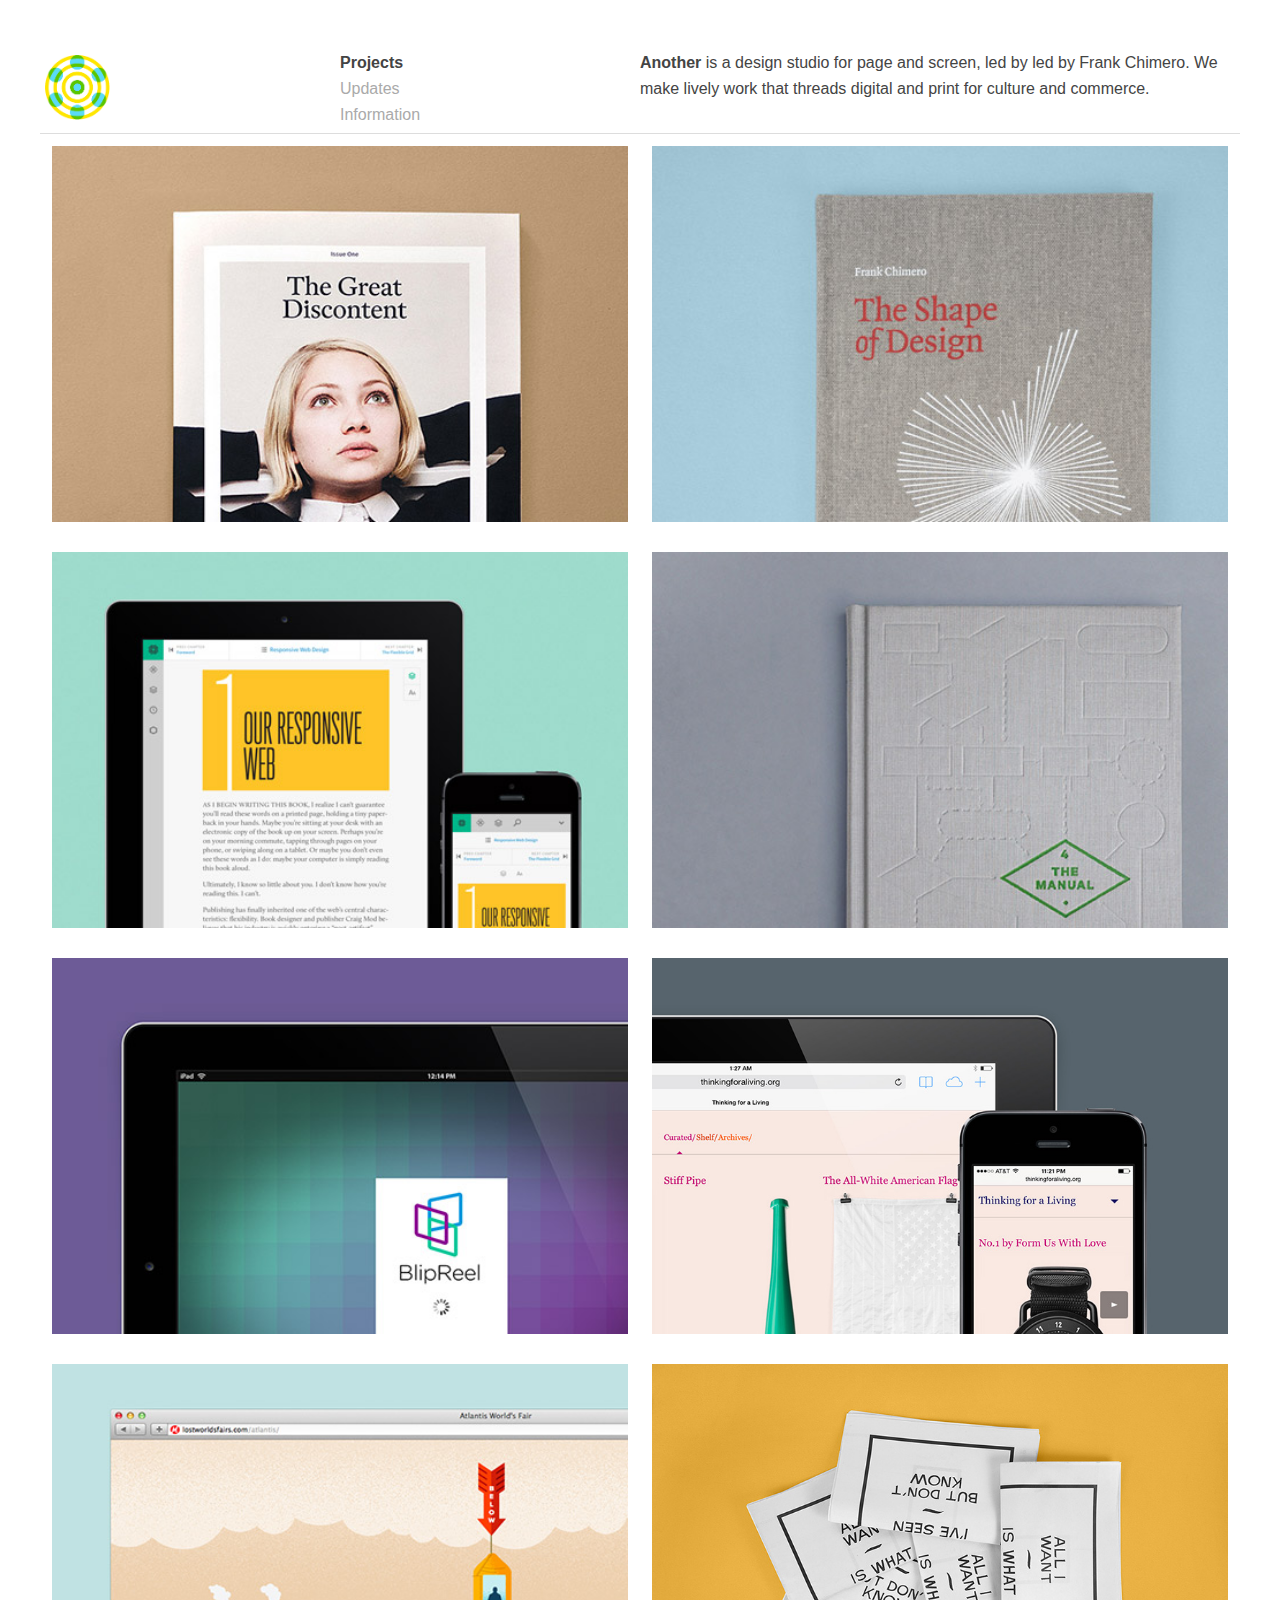
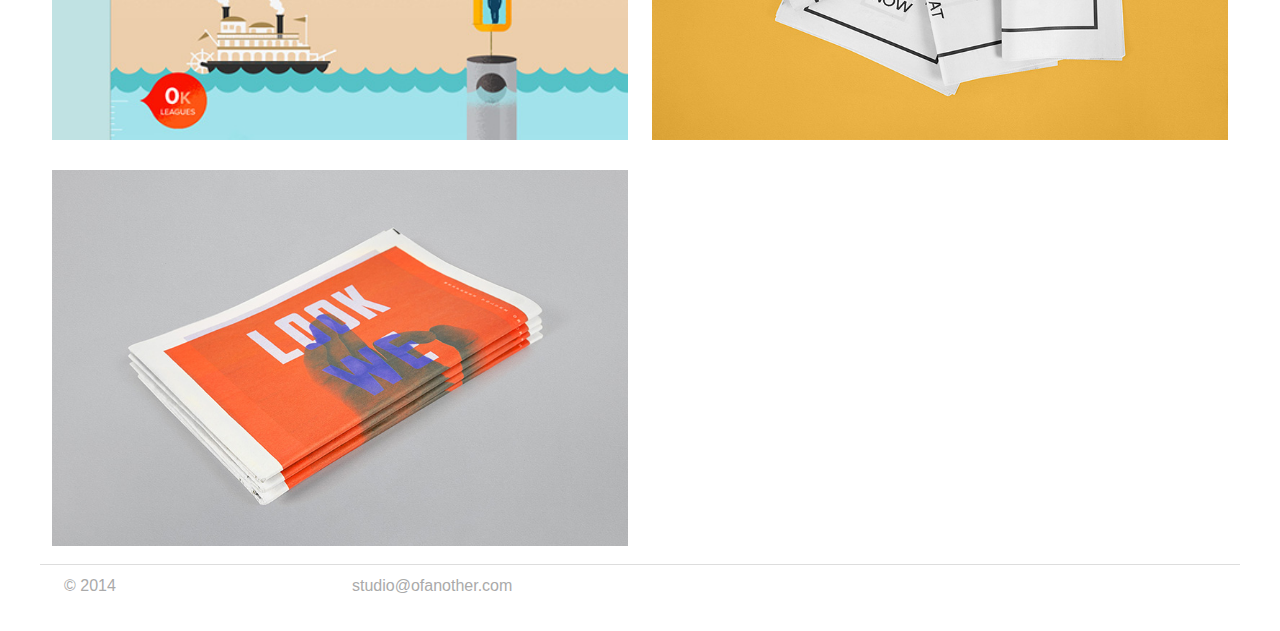
<file: index.html>
<!Doctype html>
<html>
<head>
	<meta charset="utf-8">
	<title>Another: A design studio for page and screen</title>
	<link rel="stylesheet" href="style.css">
</head>

<body>
	<header>
			<a href="#" class="logo_float"><img id="logo" src="img/logo-ani.gif" alt="Another Logo Gif"></a>
		<nav>
			<ul>
				<li><a href="#" class="active">Projects</a></li>
				<li><a href="#">Updates</a></li>
				<li><a href="#">Information</a></li>
			</ul>

		<h1><strong>Another</strong> is a design studio for page and screen, led by led by Frank Chimero. We make lively work that threads digital and print for culture and commerce.
		<h1>

		</nav>
	</header>

	<div class=main>
		<article class="content">
		<a href="#"><img src="img/tgd.jpg" alt="The Great Discontent, Vol. 1"></a>
		<p>The Great Discontent, Vol. 1</p>
		</article>

		<article class="content">
		<a href="#"><img src="img/tsod.jpg" alt="The Shape of Design"></a>
		<p>The Shape of Design</p>
		</article>

		<article class="content">
		<a href="#"><img src="img/sf.jpg" alt="Safari Flow"></a>
		<p>Safari Flow</p>
		</article>
		
		<article class="content">
		<a href="#"><img src="img/tmv4.jpg" alt="The Manual, Vol. 4"></a>
		<p>The Manual, Vol. 4</p>
		</article>
		
		<article class="content">
		<a href="#"><img src="img/br.jpg" alt="BlipReel"></a>
		<p class="hovertext">BlipReel</p>
		</article>
		

		<article class="content">
		<a href="#"><img src="img/tfal.jpg" alt="Thinking for a Living"></a>
		<p>Thinking for a Living</p>
		</article>

		<article class="content">
		<a href="#"><img src="img/lwfa.jpg" alt="Lost World's Fair: Atlantis"></a>
		<p class="hovertext">Lost World's Fair: Atlantis</p>
		</article>

		<article class="content">
		<a href="#"><img src="img/tgtbb.jpg" alt="Too Good To Be Buried"></a>
		<p class="hovertext">Too Good To Be Buried</p>
		</article>

		<article class="content">
		<a href="#"><img src="img/wp.jpg" alt="Web Press"></a>
		<p class="hovertext">Web Press</p>
		</article>
	</div>

	<footer>
		<p>&copy; 2014</p>
		<a href="#">studio@ofanother.com</a>
	</footer>
</body>
</html>
</file>
<file: style.css>
html{
    background-color: #fff;
}

*, *:before, *:after {
  -moz-box-sizing: border-box;
  -webkit-box-sizing: border-box;
  box-sizing: border-box; 
}

/* BODY/GENERAL */

body {
  font-family: Helvetica, Arial, sans-serif;
  font-size: 16px;
  font-style: normal;
  line-height: 26px;
  color: #444;
  margin: 50px auto;
  max-width: 1200px;
}

/* NAVIGATION */


#logo {
  width: 75px;
  height: 75px;
}

.logo_float {
  float: left;
  width: 300px;
}

.active {
  font-weight: bold;
  color: #444;
}

nav ul {
  float: left;
  width: 25%;
  list-style: none;
  margin: 0em;
  padding: 0em;
}

nav ul li {
  margin: 0em 1.5em 0em 0em;
  padding: 0em;
  display: block;
}

nav a {
  color: #aaa;
  text-decoration: none;
}

nav a:hover {
  color: #444;
}

nav h1 {
  float: right;
  width: 50%;
  margin: 0em;
  font-weight: normal;
  font-size: 16px;
}


/* MAIN */

.main {
  display: block;
  clear: both;
  border-top: 1px solid #DDD;
  margin-top: 50px;
}

.content {
  display: block;
  float: left;
}

.content img{
  padding: 12px;
  height: 400px;
  width: 600px;
  margin-bottom: -60px;
  opacity: 1;
  filter: alpha(opacity=100);
}

.content img:hover {
  opacity: 0.3;
  filter: alpha(opacity=30);
}

.content p {
  position: relative;
  top: -315px;
  left: 40px;
  z-index: 100;
  opacity: 0;
  color: #444;
  font-weight: bold;
  -webkit-transition: all 400ms ease-out;
  -moz-transition: all 400ms ease-out;
  transition: all 400ms ease-out;
}

.content p:hover {
  opacity: 1;
  -moz-transform: translateY(-10px);
  -webkit-transform: translateY(-10px);
  transform: translateY(-10px);
}


/* FOOTER */

footer {
  clear: both;
  display: block;
  color: #aaa;
  padding: 0.5em 1.5em;
  border-top: 1px solid #DDD;
}

footer p {
  float: left;
  width: 25%;
  margin: 0em;
}

footer a {
  float: right;
  width: 75%;
  margin: 0em;
  color: #aaa;
  text-decoration: none;
}

footer a:hover {
  color: #444;
  text-decoration: underline;
}
</file>
